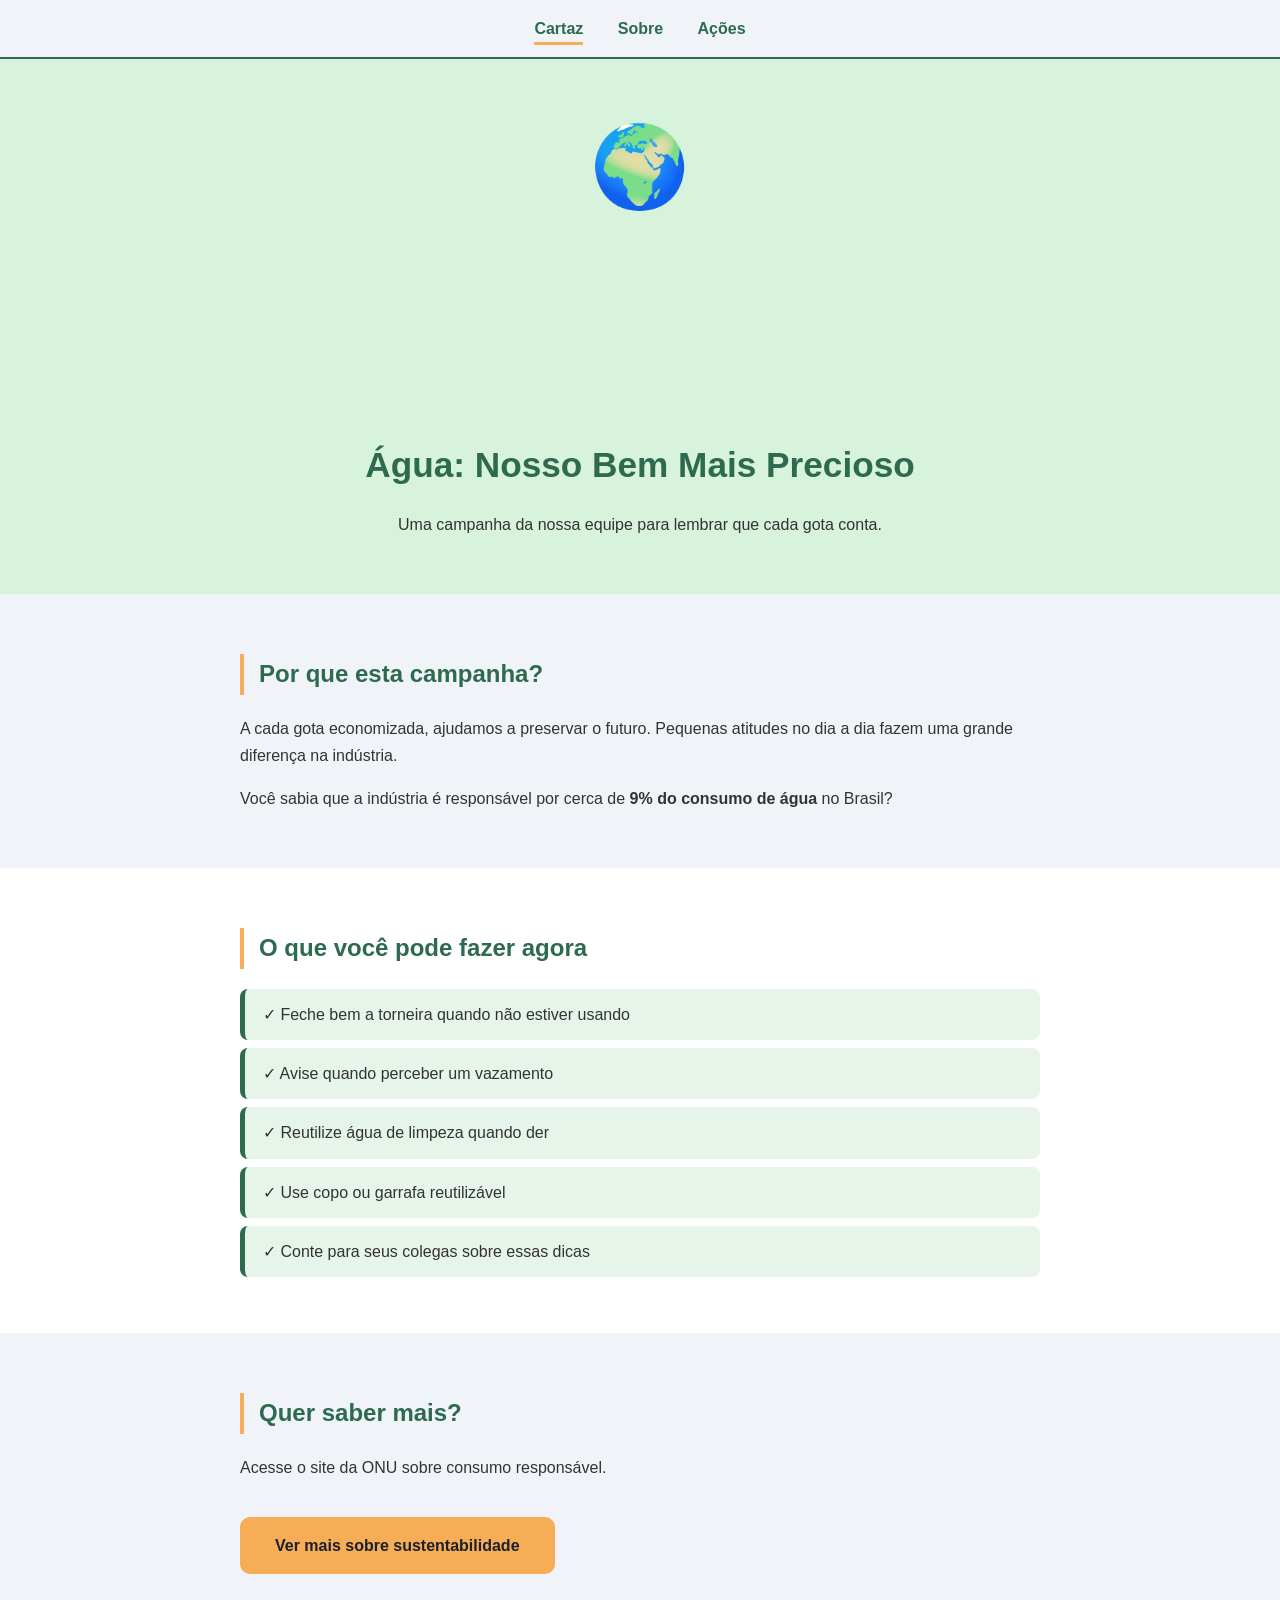
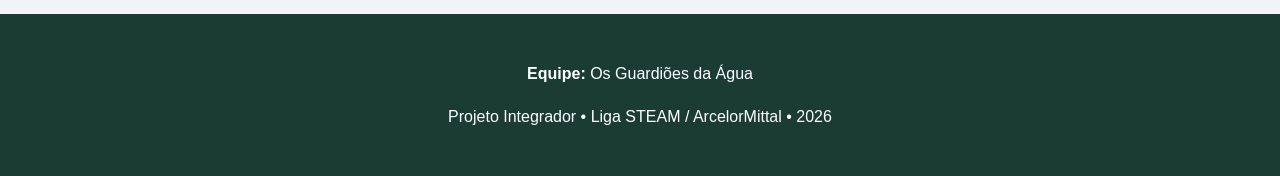
<file: index.html>
<!DOCTYPE html>
<html lang="pt-br">
<head>
    <meta charset="UTF-8">
    <meta name="viewport" content="width=device-width, initial-scale=1.0">
    <title>Água: Nosso Bem Mais Precioso | Campanha de Sustentabilidade</title>
    <link rel="stylesheet" href="assets/style.css">
</head>
<body>
    <nav class="menu-navegacao">
        <a href="index.html" class="ativo">Cartaz</a>
        <a href="sobre.html">Sobre</a>
        <a href="acoes.html">Ações</a>
    </nav>

    <header>
        <div class="emoji-grande" role="img" aria-label="Globo Terrestre">🌍 </div>
        <h1>Água: Nosso Bem Mais Precioso</h1>
        <p class="subtitulo">Uma campanha da nossa equipe para lembrar que cada gota conta.</p>
    </header>

    <main>
        <section>
            <h2>Por que esta campanha?</h2>
            <p>A cada gota economizada, ajudamos a preservar o futuro. Pequenas atitudes no dia a dia fazem uma grande diferença na indústria.</p>
            <p>Você sabia que a indústria é responsável por cerca de <strong>9% do consumo de água</strong> no Brasil?</p>
        </section>

        <section class="secao-cinza">
            <div class="container-central">
                <h2>O que você pode fazer agora</h2>
                <ul>
                    <li>✓ Feche bem a torneira quando não estiver usando</li>
                    <li>✓ Avise quando perceber um vazamento</li>
                    <li>✓ Reutilize água de limpeza quando der</li>
                    <li>✓ Use copo ou garrafa reutilizável</li>
                    <li>✓ Conte para seus colegas sobre essas dicas</li>
                </ul>
            </div>
        </section>

        <section class="destaque">
            <h2>Quer saber mais?</h2>
            <p>Acesse o site da ONU sobre consumo responsável.</p>
            <a href="https://brasil.un.org/pt-br/sdgs/12" class="botao" target="_blank" rel="noopener">Ver mais sobre sustentabilidade</a>
        </section>
    </main>

        <footer>
            <p><strong>Equipe:</strong> Os Guardiões da Água</p>
            <p>Projeto Integrador • Liga STEAM / ArcelorMittal • 2026</p>
        </footer>

</body>
</html>
</file>
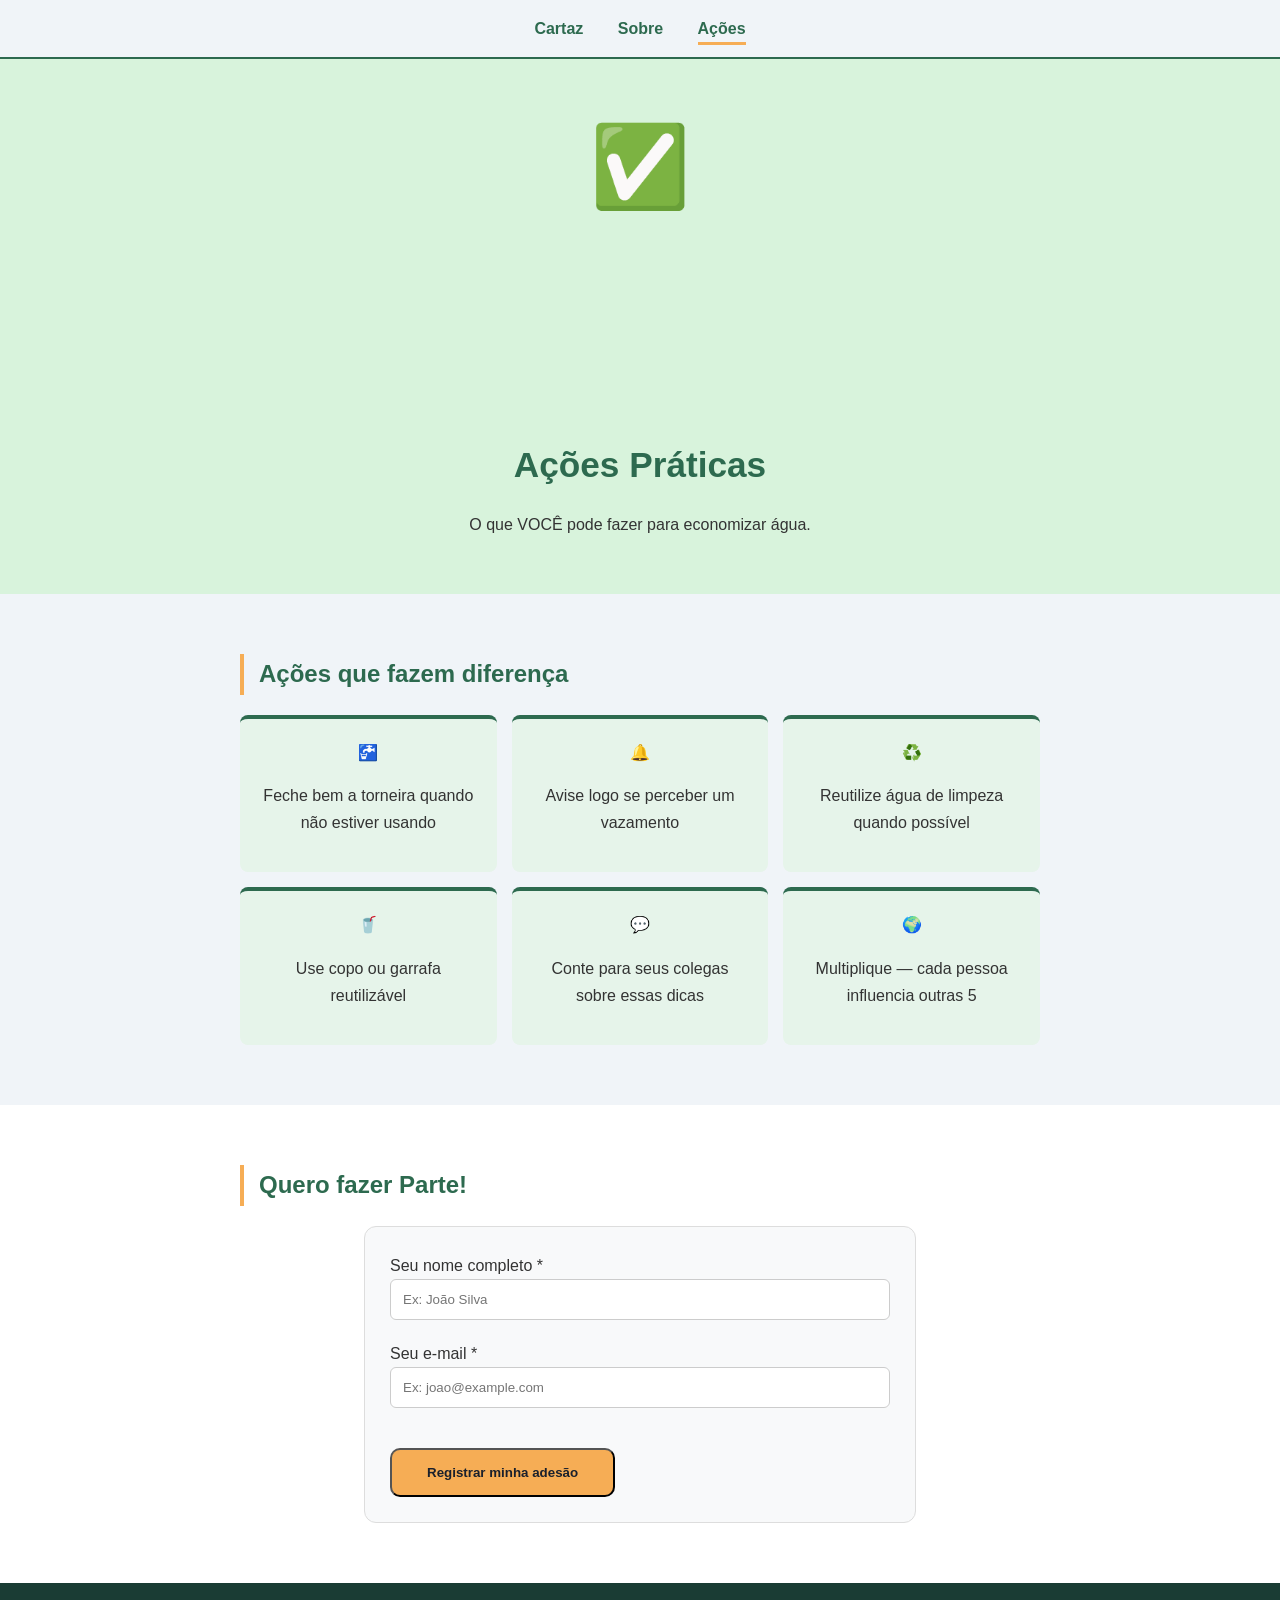
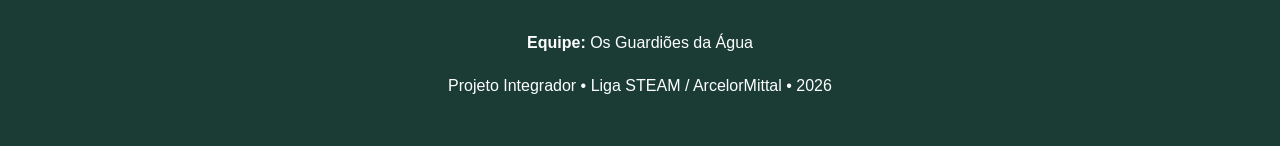
<file: acoes.html>
<!DOCTYPE html>
<html lang="pt-br">
<head>
    <meta charset="UTF-8">
    <meta name="viewport" content="width=device-width, initial-scale=1.0">
    <title>Ações Práticas | O que você pode fazer</title>
    <link rel="stylesheet" href="assets/style.css">
    <script src="assets/script.js" defer></script>
</head>
<body>
      <nav class="menu-navegacao">
        <a href="index.html">Cartaz</a>
        <a href="sobre.html">Sobre</a>
        <a href="acoes.html"  class="ativo">Ações</a>
    </nav>

   <header>
        <div class="emoji-grande" role="img" aria-label="Checkmark">✅</div>
        <h1>Ações Práticas</h1>
        <p class="subtitulo">O que VOCÊ pode fazer para economizar água.</p>
    </header>

    <main>
        <section>
            <h2>Ações que fazem diferença</h2>
            <div class="lista-acoes" id="container-acoes">
            </div>
        </section>

        <section class="secao-cinza">
            <div class="container-central">
                <h2> Quero fazer Parte!</h2>
                <form class="formulario" id="formulario-adesao" novalidate>
                    <label for="nome">Seu nome completo *</label>
                    <input type="text" id="nome" name="nome" required placeholder="Ex: João Silva">

                    <label for="email">Seu e-mail *</label>
                    <input type="email" id="email" name="email" required placeholder="Ex: joao@example.com">

                    <button class="botao" type="submit">Registrar minha adesão</button>
                    <div class="mensagem-retorno" id="mensagem-retorno"></div>
                </form>
            </div>
        </section>
    </main>

        <footer>
            <p><strong>Equipe:</strong> Os Guardiões da Água</p>
            <p>Projeto Integrador • Liga STEAM / ArcelorMittal • 2026</p>
        </footer>

</body>
</html>
</file>
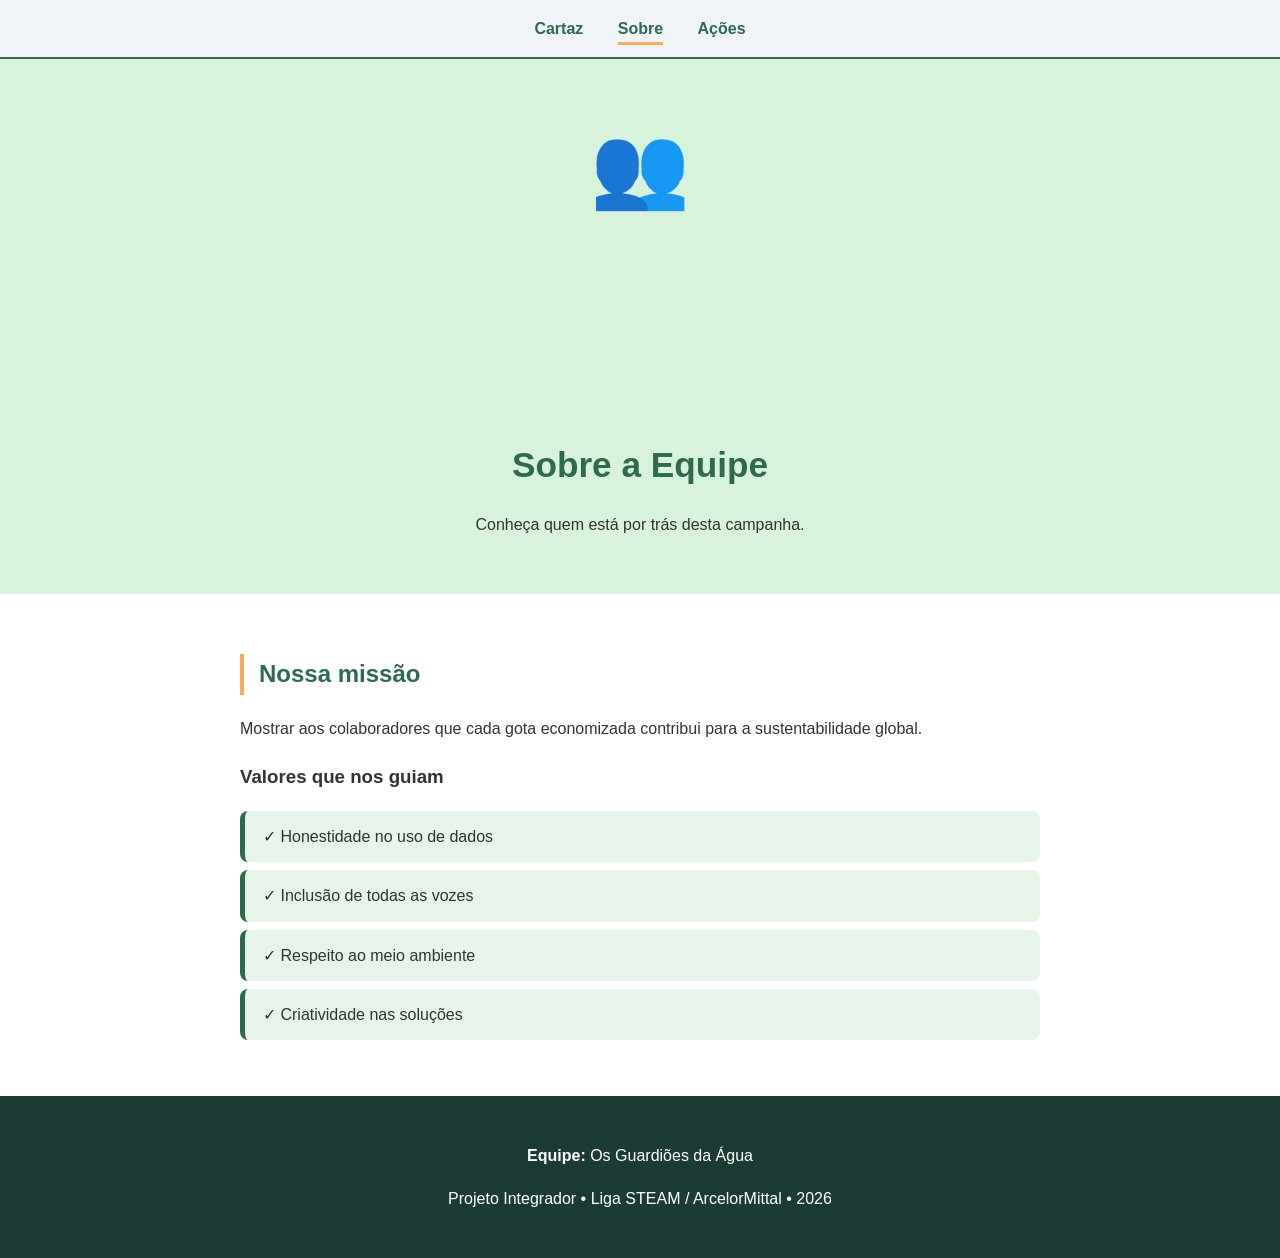
<file: sobre.html>
<!DOCTYPE html>
<html lang="pt-br">
<head>
    <meta charset="UTF-8">
    <meta name="viewport" content="width=device-width, initial-scale=1.0">
    <title>Sobre a Equipe | Guardiões da Água</title>
    <link rel="stylesheet" href="assets/style.css">
</head>
<body>
      <nav class="menu-navegacao">
        <a href="index.html">Cartaz</a>
        <a href="sobre.html" class="ativo">Sobre</a>
        <a href="acoes.html"  >Ações</a>
    </nav>

    <header>
        <div class="emoji-grande" role="img" aria-label="Pessoas unidas" >👥 </div>
         <h1>Sobre a Equipe</h1>
        <p class="subtitulo"></p>
        <p class="subtitulo">Conheça quem está por trás desta campanha.</p>
    </header>
    <main>
<section class="secao-cinza">
        <div class="container-central">
            <h2>Nossa missão</h2>
            <p>Mostrar aos colaboradores que cada gota economizada contribui para a sustentabilidade global.</p>
            <h3 class="titulo-menor">Valores que nos guiam</h3>
            <ul>
                    <li>✓ Honestidade no uso de dados</li>
                    <li>✓ Inclusão de todas as vozes</li>
                    <li>✓ Respeito ao meio ambiente</li>
                    <li>✓ Criatividade nas soluções</li>
            </ul>
        </div>
    </section>
    </main>
    
    <footer>
        <p><strong>Equipe:</strong> Os Guardiões da Água</p>
        <p>Projeto Integrador • Liga STEAM / ArcelorMittal • 2026</p>
    </footer>
</body>
</html>
</file>
<file: assets/style.css>
body{
font-family: 'Segoe UI', Arial, sans-serif;
color: #333333;
background-color: #f0f4f8;
line-height: 1.7;
margin: 0;
}

.menu-navegacao{
    background: #f0f4f8;
    padding: 15px;
    text-align: center;
    border-bottom: 2px solid #2d6a4f;
    position: sticky;
    top: 0;
    z-index: 1000;
}

.menu-navegacao a {
   margin: 0 15px;
   color: #2d6a4f;
   text-decoration: none;
   font-weight: bold;
   padding-bottom: 5px;
   transition: 0.3s;
}

.menu-navegacao a:hover, .menu-navegacao a.ativo{
     border-bottom: 3px solid #f6ad55;
}

header{
    background-color: #d8f3dc;
    text-align: center;
    padding: 40px 20px;
}

.emoji-grande{
     font-size: 80px;
     margin-bottom: 200px;
}

h1{
    color: #2d6a4f;
     font-size: 2.2rem;
     margin: 0 0 10px;
}

section{
    padding: 40px 20px;
    max-width: 800px; 
    margin: 0 auto; 
}

.secao-cinza{
    background-color: #ffffff;
     max-width: 100%;
}

.container-central{
   max-width: 800px;
   margin: 0 auto;
}

h2{
    color: #2d6a4f;
    border-left: 4px solid #f6ad55;
    padding-left: 15px;
}

ul{
    list-style: none;
    padding: 0;
}

li {
    background-color: #e6f4ea;
    padding: 12px 18px;
    margin-bottom: 8px;
    border-radius: 8px;
    border-left: 5px solid #2d6a4f;
}

.lista-acoes{
    display: grid;
    grid-template-columns: repeat(auto-fit, minmax(250px, 1fr));
    gap: 15px;
     margin: 20px 0;
}

.acao-item {
background-color: #e6f4ea;
padding: 20px;
border-radius: 8px;
border-top: 4px solid #2d6a4f;
text-align: center;
}

.acao-item:hover{
     transform: translateY(-5px); 
}

.formulario{
    max-width: 500px;
    margin: 20px auto;
    padding: 25px;
    background-color: #f8f9fa;
    border: 1px solid #ddd;
    border-radius: 12px;
}

.formulario input {
    width: 100%;
    padding: 12px;
    margin-bottom: 20px;
    border: 1px solid #ccc;
    border-radius: 6px;
    box-sizing: border-box;
}

.botao{
    display: inline-block;
    background-color: #f6ad55;
    color: #1a202c;
    padding: 15px 35px;
    border-radius: 10px;
    text-decoration: none;
    font-weight: bold;
    margin-top: 20px;
    cursor: pointer;
}

footer{
    background-color: #1a3c34;
    color: white;
    text-align: center;
    padding: 30px;
}
</file>
